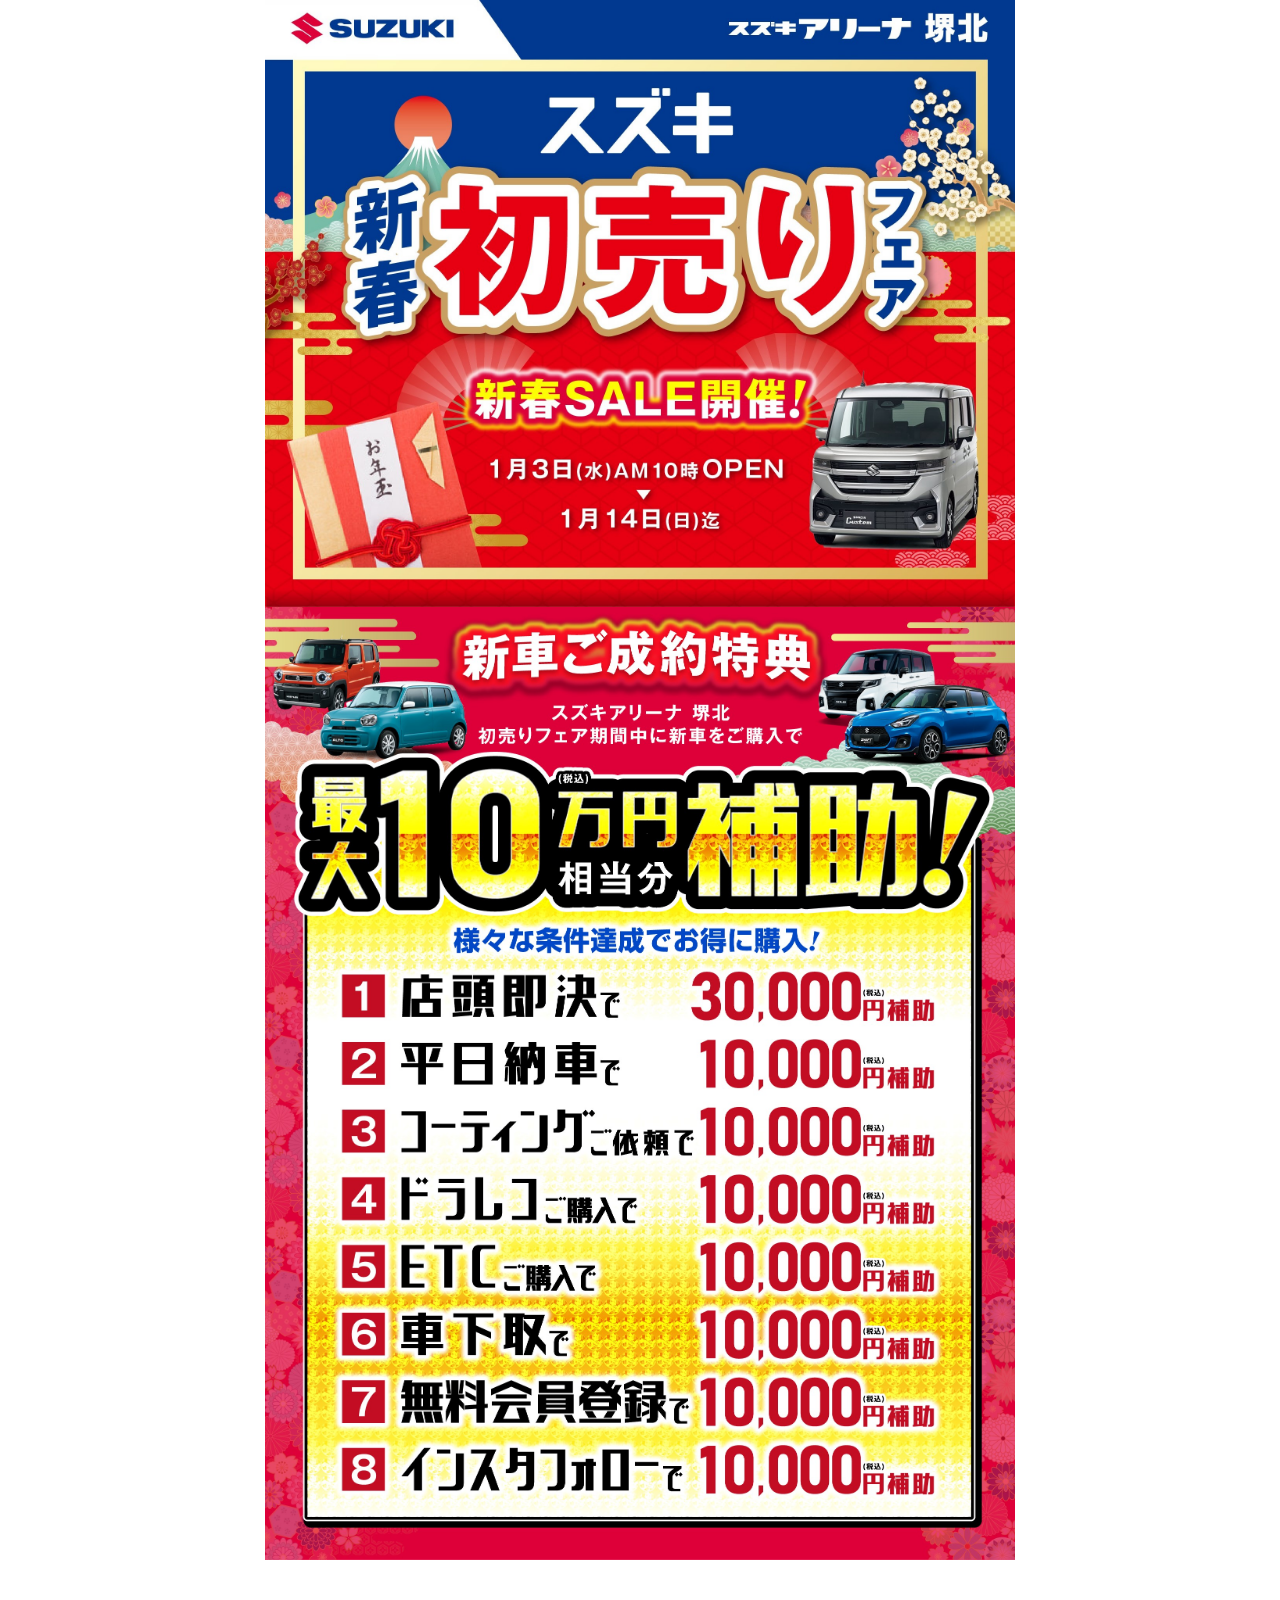
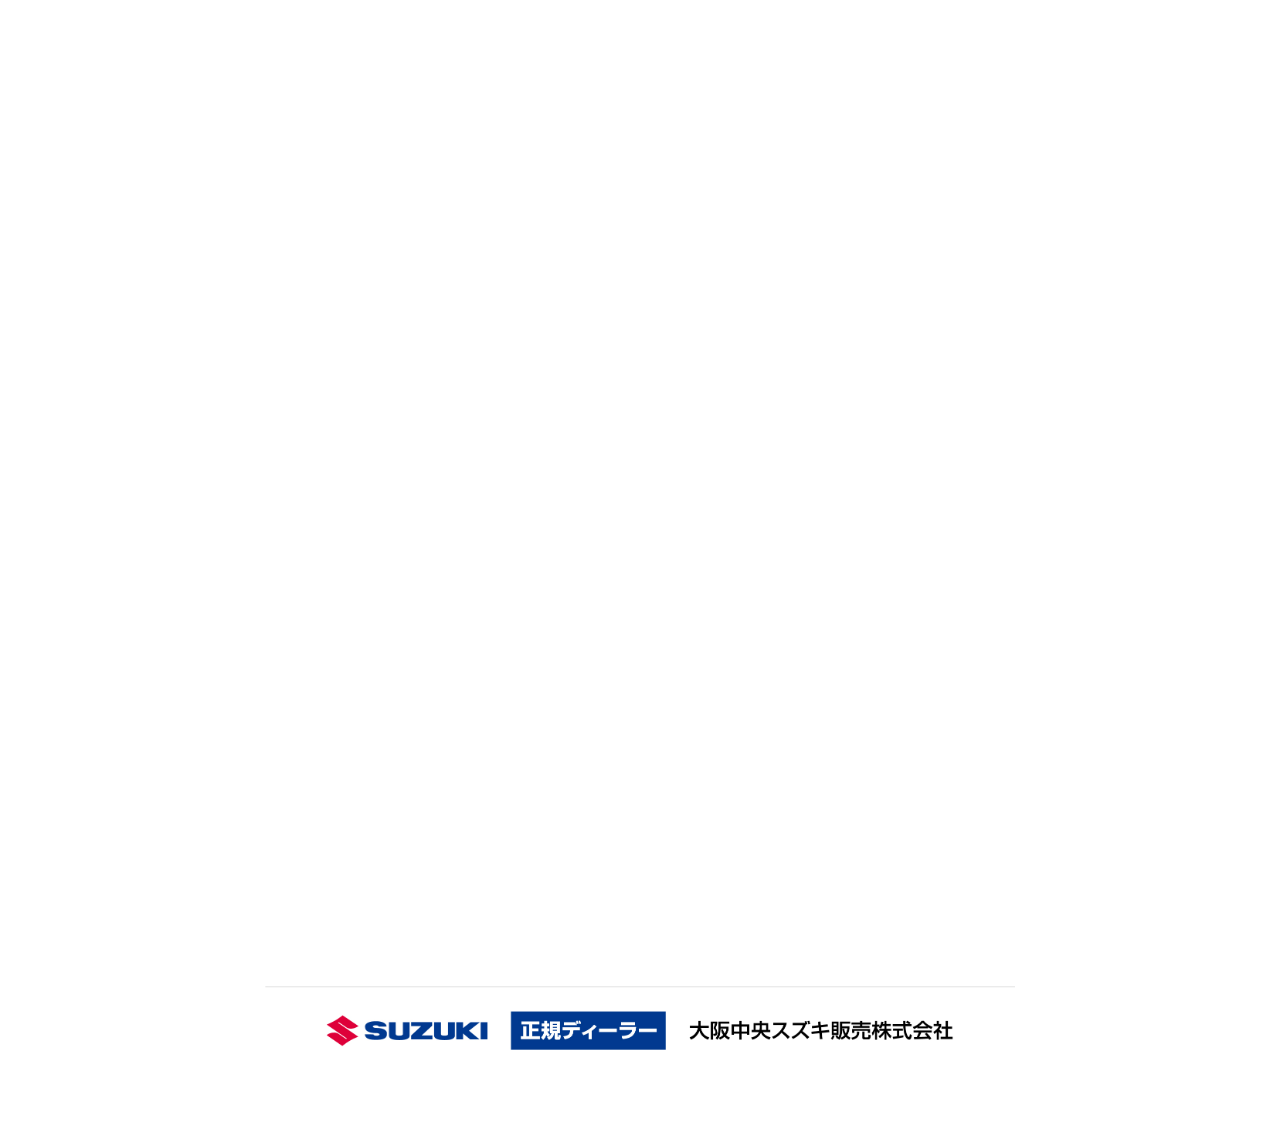
<file: index.html>
<!doctype html>
<html lang="ja">
    <head>
        <meta charset="utf-8">
        <!-- Google tag (gtag.js) -->
        <script async src="https://www.googletagmanager.com/gtag/js?id=G-V3VYCXK7K1"></script>
        <script>
        window.dataLayer = window.dataLayer || [];
        function gtag(){dataLayer.push(arguments);}
        gtag('js', new Date());

        gtag('config', 'G-V3VYCXK7K1');
        </script>
        <title>
          新春初売りフェア | スズキアリーナ堺北
        </title>
        <meta name="viewport" content="width=device-width,initial-scale=1">
        <meta name="format-detection" content="telephone=no">
        <meta name="discription" content="スズキ堺北店 新春初売りフェアのランディングページです。">
        <!-- ogp -->

        <!-- favicon -->

        <!-- Googlefonts -->

        <!-- リセットCSS -->
        <link href="css/normalize.css" rel="stylesheet">
        <!-- 自作css -->
        <link rel="stylesheet" href="css/style.css">
    </head>

    <body>
      <div class="wrapper">
      <header>
        <img src="images/header.jpg" width="1924" height="1561">
      </header>
      <main>

        <img src="images/top01.jpg" width="1917" height="2436">
        <div class="box fadeInTrigger">
        <img src="images/top01-2.jpg" width="1993" height="897">
        </div>
        <div class="box fadeInTrigger">
        <div class="btn">
          <a href="https://forms.gle/Gised2uy1FkQ1X5j6" target="_blank" rel="noopener noreferrer">
            <img class="small" src="images/btn.jpg" width="1401" height="254"></a>
        </div>
        </div>
        <div class="box fadeInTrigger">
          <img class="img02" src="images/top02.jpg" width="1914" height="3168">
        </div>
        <div class="box fadeInTrigger">
          <img class="img02-1" src="images/top02-1.jpg" width="1937" height="1708">
        </div>
        <div class="box fadeInTrigger">
        <a href="https://forms.gle/Gised2uy1FkQ1X5j6" target="_blank" rel="noopener noreferrer">
          <img class="small" src="images/btn.jpg" width="1401" height="254"></a>
        </div>
        <div class="box fadeInTrigger">
        <img class="img03" src="images/top03.jpg" width="1921" height="2201">
        </div>
        <div class="box fadeInTrigger">
        <img src="images/top04.jpg" width="1921" height="2201">
        </div>
        <div class="box fadeInTrigger">
        <p class="txt01">当店は経験豊富な<br>自動車のプロフェッショナルが揃っており、<br>
        他店で真似の出来ない価格とサービスで<br>特選車をご提案します。<br>
        ご家族連れはもちろん、<br>こだわりのクルマをお求めのお客様まで<br>ご対応させていただきます。<br>
        この機会にぜひ「安心と信頼」の<br>スズキアリーナ 堺北へお越しください。<br>
        </p>
        </div>
        <div class="box fadeInTrigger">
        <img src="images/top05.jpg" width="1911" height="2481">
        </div>
        <div class="box fadeInTrigger">
        <p class="txt02">スズキアリーナ&nbsp;堺北</p>
        <table class="shop">
          <tr>
            <td>住所</td>
            <td>|&nbsp;&nbsp;〒590-0982&nbsp;&nbsp;大阪府堺市堺区海山町3-153</td>
          </tr>
          <tr>
            <td>TEL</td>
            <td>|&nbsp;&nbsp;072-233-0228</td>
          </tr>
          <tr>
            <td class="time01">営業時間&nbsp;</td>
            <td class="time02">|&nbsp;&nbsp;AM10:00～PM7:00<br>&nbsp;&nbsp;&nbsp;整備&nbsp;:&nbsp;AM10:00～PM6:00(受付終了)</td>
          </tr>
          <tr>
            <td>定休日</td>
            <td>|&nbsp;&nbsp;毎週水曜日</td>
          </tr>
        </table>
        <a href="https://maps.app.goo.gl/b6TnrQMAV3YvCJX78" target="_blank" rel="noopener noreferrer">
        <p class="map">&nbsp;M&nbsp;A&nbsp;P&nbsp;&#9654;</p></a> 
        </div>
        <div class="box fadeInTrigger">
        <img class="img06 l-small" src="images/top06.jpg" width="1661" height="301">
        </div>
        <div class="box fadeInTrigger">
        <a href="https://forms.gle/Gised2uy1FkQ1X5j6" target="_blank" rel="noopener noreferrer">
        <img class="small" src="images/btn.jpg" width="1401" height="254"></a>
        </div>
        <div class="box fadeInTrigger">
        <div class="img07">
        <a href="https://www.instagram.com/suzukiarenasakaikita/" target="_blank" rel="noopener noreferrer">
        <img class="small" src="images/top07.jpg" width="1408" height="593"></a>
      </div>
        </div>
      </main>
      <footer>
        <a href="https://www.suzuki.co.jp/dealer/osakachuo-suzuki/" target="_blank" rel="noopener noreferrer">
        <img src="images/footer.jpg" width="1941" height="168"></a>
      </footer>
      <!--/wrapper--></div>
        <!-- jquery -->
        <script src="https://code.jquery.com/jquery-3.4.1.min.js" integrity="sha256-CSXorXvZcTkaix6Yvo6HppcZGetbYMGWSFlBw8HfCJo=" crossorigin="anonymous"></script>
        <!-- 自作js -->
        <script src="script.js"></script>
    </body>
</html>
</file>
<file: css/style.css>
@charset "UTF-8";
html { box-sizing:border-box} 
*, *::before, *::after { box-sizing:inherit}
/* 共通部分 */
html {
    font-size: 100%;
}
body {
    background-color: #fff ;
    font-family: 'Noto Sans JP', sans-serif; 
    line-height: 2.2;
    margin: 0 auto;
    max-width: 750px;
}
a {
    text-decoration: none;
}
img {
    max-width: 100%;
    height: auto;
    display: block;
    margin: 0 auto;
}
p {
    color: #333;
}

/* main */
.img02{
  padding: 100px 0 50px 0;
}
.img02-1{
  padding: 0 0 100px 0;
}
.img03{
  padding: 100px 0 0 0;
}
.btn{
  background-color: #bbdcf4;
  padding:60px 0 ;
}
.txt01{
  margin: 80px 0 50px 0;
  text-align: center;
  font-weight: bold;
  font-size: 1.3rem;
}
.txt02 {
  margin: 30px 0 10px 50px;
  font-weight: bold;
  font-size: 3rem;
  color: #004ea2;
}
.shop{
  margin: 0 0 0 50px;
  font-size: 1.3rem;
}
.map{
  margin: 10px 0 50px 50px;
  font-size: 1.45rem;
  color: #036eb8;
  font-weight: bolder;
}
.img06{
  padding-bottom: 50px;
}
.img07{
  margin: 50px 0 80px 0;
}
footer{
  margin-bottom: 80px;
}
.small{
  max-width: 65%;
}
.l-small{
  max-width: 85%;
}
.txt01 br:first-child,
.txt01 br:nth-child(3),
.txt01 br:nth-child(5),
.txt01 br:nth-child(8)
{
display: none;
}
.time02 br{
  display: none;
}

/* animation */
.fadeIn{
  animation-name:fadeInAnime;
  animation-duration:1.3s;
  animation-fill-mode:forwards;
  opacity:0;
  }
  
  @keyframes fadeInAnime{
    from {
      opacity: 0;
    }
  
    to {
      opacity: 1;
    }
  }
.fadeInTrigger{
      opacity: 0;
  }

/* メディアクエリ タブレット */
@media (min-width:768px) and (max-width: 959px) {
/* 共通部分 */
body {
  line-height: 1.8;
  margin: 0 10px;
}
/* main */
.img02{
padding: 50px 0 30px 0;
}
.img02-1{
  padding: 0 0 60px 0;
}
.img03{
padding: 60px 0 0 0;
}
.btn{
background-color: #bbdcf4;
padding:40px 0 ;
}

.txt01{
margin: 60px 0 30px 0;
font-size: 1.05rem;
}
.txt02 {
margin: 20px 0 10px 20px;
font-size: 2.2rem;
}
.shop{
margin: 0 0 0 20px;
font-size: 1.05rem;
}
.map{
margin: 10px 0 30px 20px;
font-size: 1.15rem;
}
.img06{
padding-bottom: 30px;
}
.img07{
margin: 30px 0 50px 0;
}
footer{
  margin-bottom: 30px;
}

}

/* メディアクエリ スマホ */
@media (max-width: 767px) {
/* 共通部分 */
body {
  line-height: 1.8;
  margin: 0 10px;
}
/* main */
.img02{
  padding: 45px 0 20px 0;
  }
  .img02-1{
    padding: 0 0 40px 0;
  }
.img03{
padding: 45px 0 0 0;
}
.btn{
background-color: #bbdcf4;
padding: 25px 0 ;
}
.txt01{
margin: 40px 0 20px 0;
font-size: 0.9rem;
font-weight: 600;
}
.txt02 {
margin: 15px 0 10px 0;
font-size: 1.4rem;
}
.shop{
margin: 0;
font-size: 0.85rem;
white-space: nowrap;
}
.map{
margin: 5px 0 20px 0;
font-size: 0.85rem;
}
.img06{
padding-bottom: 15px;
}
.img07{
margin: 15px 0 30px 0;
}
footer{
  margin-bottom: 30px;
}
.small{
max-width: 80%;
}
.l-small{
max-width: 95%;
}
.txt01 br:first-child,
.txt01 br:nth-child(3),
.txt01 br:nth-child(5),
.txt01 br:nth-child(8)
{
display: block;
}
.time02 br{
  display: block;
}
.time01 {
  vertical-align:top;}
table{
  line-height: 1.65;
}
}
</file>
